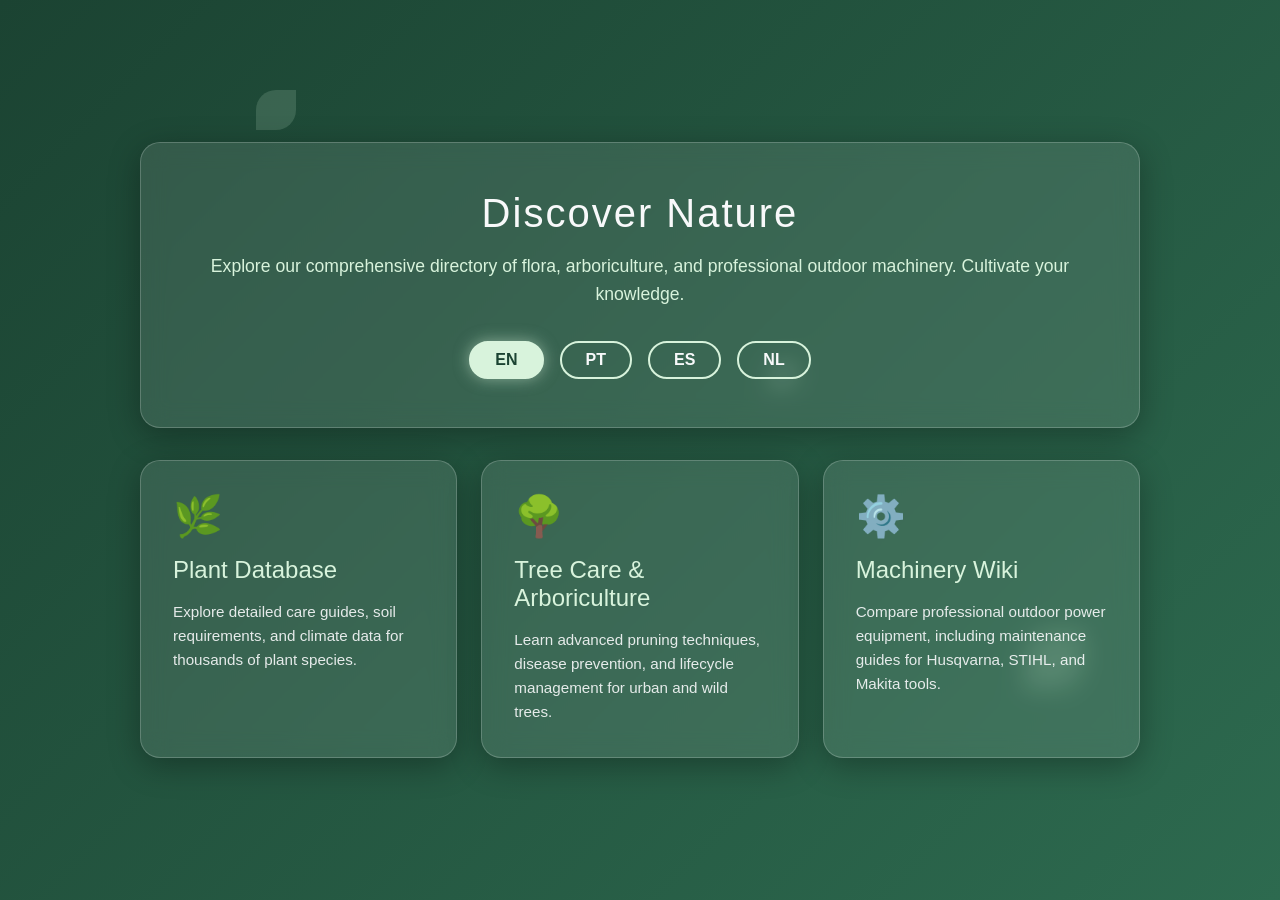
<file: public/index.html>
<!DOCTYPE html>
<html lang="en">
<head>
    <meta charset="UTF-8">
    <meta name="viewport" content="width=device-width, initial-scale=1.0">
    <title data-i18n="Title">Botaniq | Green Directory</title>

    <link rel="stylesheet" href="css/home.css">

    <script src="js/language.js" defer></script>
    <script src="js/app.js"></script>
    <script>
    // Apply direction immediately to prevent layout jump on load
    const savedLang = localStorage.getItem('language') || 'en';
    document.documentElement.dir = (savedLang === 'ar') ? 'rtl' : 'ltr';
    document.documentElement.lang = savedLang;
    </script>

</head>
<body>
    
<!-- CSS Particles -->
    <div class="leaf"></div>
    <div class="leaf"></div>
    <div class="leaf"></div>

    <!-- Main Content Area -->
    <div class="dashboard-container" id="dynamic-content">
        
        <!-- Header Hero Card -->
        <div class="card hero-card">
            <h1 data-i18n="welcome_title">Loading...</h1>
            <p data-i18n="home_description">Please wait while we load the directory.</p>
            
            <nav class="lang-controls">
                <a href="#" class="lang-btn active" id="lang-en" onclick="switchLanguage('en', event)">EN</a>
                <a href="#" class="lang-btn" id="lang-pt" onclick="switchLanguage('pt', event)">PT</a>
                <a href="#" class="lang-btn" id="lang-es" onclick="switchLanguage('es', event)">ES</a>
                <a href="#" class="lang-btn" id="lang-nl" onclick="switchLanguage('nl', event)">NL</a>
            </nav>
        </div>

        <!-- Expanded Card Grid -->
        <div class="card-grid">
            <div class="card sub-card">
                <div class="card-icon">🌿</div>
                <h2 data-i18n="card1_title"></h2>
                <p data-i18n="card1_desc"></p>
            </div>
            
            <div class="card sub-card">
                <div class="card-icon">🌳</div>
                <h2 data-i18n="card2_title"></h2>
                <p data-i18n="card2_desc"></p>
            </div>

            <div class="card sub-card">
                <div class="card-icon">⚙️</div>
                <h2 data-i18n="card3_title"></h2>
                <p data-i18n="card3_desc"></p>
            </div>
        </div>

    </div>

</body>
</html>
</file>
<file: public/css/home.css>
/* --- CSS3 Variables & Reset --- */
:root {
    --primary: #2d6a4f;
    --secondary: #1b4332;
    --accent: #d8f3dc;
    --text-light: #f8f9fa;
    --glass-bg: rgba(255, 255, 255, 0.1);
}

* {
    margin: 0;
    padding: 0;
    box-sizing: border-box;
    font-family: 'Segoe UI', Tahoma, Geneva, Verdana, sans-serif;
}

/* --- Animated Background --- */
body {
    background: linear-gradient(135deg, var(--secondary) 0%, var(--primary) 100%);
    color: var(--text-light);
    min-height: 100vh;
    display: flex;
    flex-direction: column;
    align-items: center;
    justify-content: center;
    overflow-x: hidden;
    position: relative;
    padding: 2rem;
}

/* Floating CSS Particles */
.leaf {
    position: absolute;
    background: rgba(216, 243, 220, 0.15);
    border-radius: 50% 0 50% 0;
    animation: float 15s infinite linear;
    z-index: 0;
}
.leaf:nth-child(1) { width: 40px; height: 40px; top: 10%; left: 20%; animation-duration: 20s; }
.leaf:nth-child(2) { width: 60px; height: 60px; top: 70%; left: 80%; animation-duration: 25s; }
.leaf:nth-child(3) { width: 30px; height: 30px; top: 40%; left: 60%; animation-duration: 18s; }

@keyframes float {
    0% { transform: translateY(0) rotate(0deg); opacity: 0; }
    50% { opacity: 1; }
    100% { transform: translateY(-100vh) rotate(360deg); opacity: 0; }
}

/* --- Layout Containers --- */
.dashboard-container {
    width: 100%;
    max-width: 1000px;
    z-index: 1;
    display: flex;
    flex-direction: column;
    gap: 2rem;
}

.card-grid {
    display: grid;
    grid-template-columns: repeat(auto-fit, minmax(280px, 1fr));
    gap: 1.5rem;
}

/* --- Glassmorphism Cards --- */
.card {
    background: var(--glass-bg);
    backdrop-filter: blur(12px);
    -webkit-backdrop-filter: blur(12px);
    border: 1px solid rgba(255, 255, 255, 0.2);
    border-radius: 20px;
    padding: 2rem;
    box-shadow: 0 8px 32px rgba(0, 0, 0, 0.3);
}

.hero-card {
    text-align: center;
    padding: 3rem;
    animation: fadeUp 1s cubic-bezier(0.2, 0.8, 0.2, 1);
}

.sub-card {
    animation: fadeUp 1.2s cubic-bezier(0.2, 0.8, 0.2, 1) both;
    transition: transform 0.3s ease;
}

.sub-card:nth-child(2) { animation-delay: 0.1s; }
.sub-card:nth-child(3) { animation-delay: 0.2s; }

.sub-card:hover {
    transform: translateY(-5px);
    background: rgba(255, 255, 255, 0.15);
}

@keyframes fadeUp {
    from { opacity: 0; transform: translateY(40px); }
    to { opacity: 1; transform: translateY(0); }
}

/* --- Typography & Elements --- */
h1 {
    font-size: 2.5rem;
    margin-bottom: 1rem;
    font-weight: 300;
    letter-spacing: 2px;
}

h2 {
    font-size: 1.5rem;
    margin-bottom: 1rem;
    font-weight: 400;
    color: var(--accent);
}

p {
    font-size: 1.1rem;
    line-height: 1.6;
    margin-bottom: 2rem;
    color: var(--accent);
}

.sub-card p {
    font-size: 0.95rem;
    margin-bottom: 0;
    color: var(--text-light);
    opacity: 0.9;
}

.card-icon {
    font-size: 2.5rem;
    margin-bottom: 1rem;
}

/* Content Transition Class */
.content-fade {
    animation: textSwap 0.5s ease-in-out forwards;
}

@keyframes textSwap {
    0% { opacity: 0; transform: scale(0.98); }
    100% { opacity: 1; transform: scale(1); }
}

/* --- Language Controls --- */
.lang-controls {
    display: flex;
    gap: 1rem;
    justify-content: center;
}

.lang-btn {
    background: transparent;
    color: var(--text-light);
    border: 2px solid var(--accent);
    padding: 0.5rem 1.5rem;
    border-radius: 30px;
    cursor: pointer;
    font-weight: bold;
    transition: all 0.3s ease;
    text-decoration: none;
}

.lang-btn:hover {
    background: rgba(216, 243, 220, 0.1);
    transform: translateY(-2px);
}

.lang-btn.active {
    background: var(--accent);
    color: var(--secondary);
    box-shadow: 0 0 15px rgba(216, 243, 220, 0.5);
}
</file>
